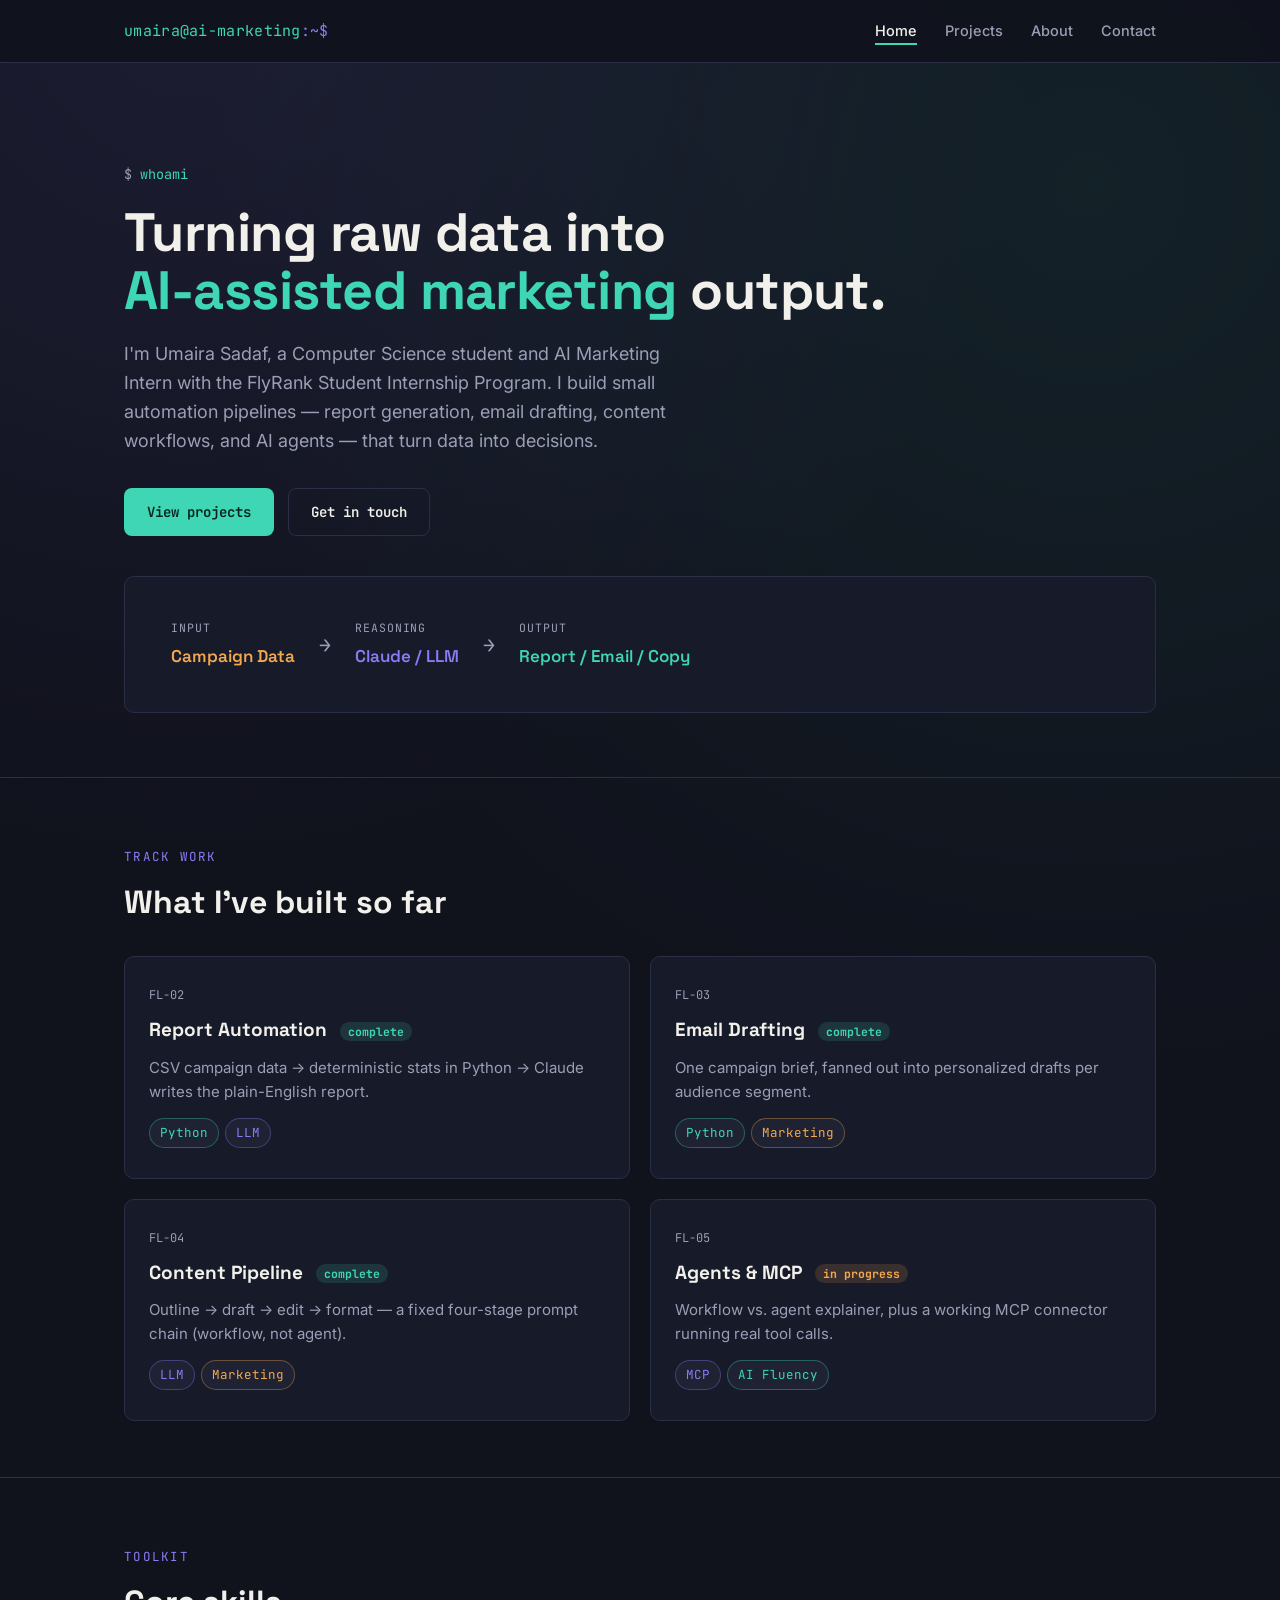
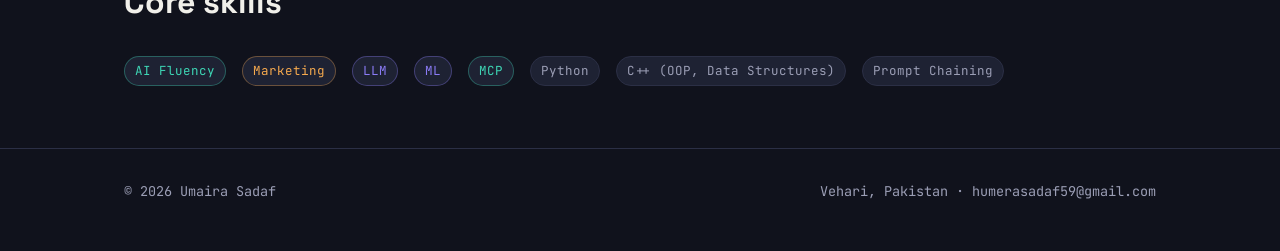
<file: index.html>
<!DOCTYPE html>
<html lang="en">
<head>
<meta charset="UTF-8">
<meta name="viewport" content="width=device-width, initial-scale=1.0">
<title>Umaira Sadaf — AI Marketing Intern</title>
<meta name="description" content="Portfolio of Umaira Sadaf, AI Marketing Intern — report automation, email drafting, content pipelines, and MCP agent work.">
<link rel="preconnect" href="https://fonts.googleapis.com">
<link href="https://fonts.googleapis.com/css2?family=Space+Grotesk:wght@500;600;700&family=Inter:wght@400;500;600&family=JetBrains+Mono:wght@400;500;600&display=swap" rel="stylesheet">
<link rel="stylesheet" href="style.css">
</head>
<body>

<header class="site-header">
  <div class="wrap">
    <a href="index.html" class="logo"><span class="prompt">umaira@ai-marketing</span><span class="blink">:~$</span></a>
    <button class="nav-toggle" aria-label="Toggle navigation" aria-expanded="false">menu</button>
    <nav class="main-nav">
      <ul>
        <li><a href="index.html" class="active">Home</a></li>
        <li><a href="projects.html">Projects</a></li>
        <li><a href="about.html">About</a></li>
        <li><a href="contact.html">Contact</a></li>
      </ul>
    </nav>
  </div>
</header>

<main>
  <section class="hero">
    <div class="wrap">
      <p class="eyebrow">whoami</p>
      <h1>Turning raw data into<br><span class="accent">AI-assisted marketing</span> output.</h1>
      <p class="lede">
        I'm Umaira Sadaf, a Computer Science student and AI Marketing Intern with the
        FlyRank Student Internship Program. I build small automation pipelines —
        report generation, email drafting, content workflows, and AI agents — that
        turn data into decisions.
      </p>
      <div class="hero-actions">
        <a href="projects.html" class="btn btn-primary">View projects</a>
        <a href="contact.html" class="btn btn-ghost">Get in touch</a>
      </div>

      <div class="pipeline" aria-label="How my pipelines work: data in, LLM reasoning, marketing output">
        <div class="pipeline-node data">
          <span class="label">Input</span>
          <span class="value">Campaign Data</span>
        </div>
        <span class="pipeline-arrow">→</span>
        <div class="pipeline-node llm">
          <span class="label">Reasoning</span>
          <span class="value">Claude / LLM</span>
        </div>
        <span class="pipeline-arrow">→</span>
        <div class="pipeline-node output">
          <span class="label">Output</span>
          <span class="value">Report / Email / Copy</span>
        </div>
      </div>
    </div>
  </section>

  <section>
    <div class="wrap">
      <p class="section-eyebrow">Track work</p>
      <h2>What I've built so far</h2>
      <div class="grid">
        <div class="card">
          <span class="code">FL-02</span>
          <h3>Report Automation <span class="status done">complete</span></h3>
          <p>CSV campaign data → deterministic stats in Python → Claude writes the plain-English report.</p>
          <span class="tag teal">Python</span><span class="tag violet">LLM</span>
        </div>
        <div class="card">
          <span class="code">FL-03</span>
          <h3>Email Drafting <span class="status done">complete</span></h3>
          <p>One campaign brief, fanned out into personalized drafts per audience segment.</p>
          <span class="tag teal">Python</span><span class="tag amber">Marketing</span>
        </div>
        <div class="card">
          <span class="code">FL-04</span>
          <h3>Content Pipeline <span class="status done">complete</span></h3>
          <p>Outline → draft → edit → format — a fixed four-stage prompt chain (workflow, not agent).</p>
          <span class="tag violet">LLM</span><span class="tag amber">Marketing</span>
        </div>
        <div class="card">
          <span class="code">FL-05</span>
          <h3>Agents &amp; MCP <span class="status progress">in progress</span></h3>
          <p>Workflow vs. agent explainer, plus a working MCP connector running real tool calls.</p>
          <span class="tag violet">MCP</span><span class="tag teal">AI Fluency</span>
        </div>
      </div>
    </div>
  </section>

  <section>
    <div class="wrap">
      <p class="section-eyebrow">Toolkit</p>
      <h2>Core skills</h2>
      <div class="skills-list">
        <span class="tag teal">AI Fluency</span>
        <span class="tag amber">Marketing</span>
        <span class="tag violet">LLM</span>
        <span class="tag violet">ML</span>
        <span class="tag teal">MCP</span>
        <span class="tag">Python</span>
        <span class="tag">C++ (OOP, Data Structures)</span>
        <span class="tag">Prompt Chaining</span>
      </div>
    </div>
  </section>
</main>

<footer>
  <div class="wrap">
    <span>© 2026 Umaira Sadaf</span>
    <span>Vehari, Pakistan · humerasadaf59@gmail.com</span>
  </div>
</footer>

<script>
  const toggle = document.querySelector('.nav-toggle');
  const nav = document.querySelector('.main-nav');
  toggle.addEventListener('click', () => {
    const open = nav.classList.toggle('open');
    toggle.setAttribute('aria-expanded', open);
  });
</script>
</body>
</html>
</file>
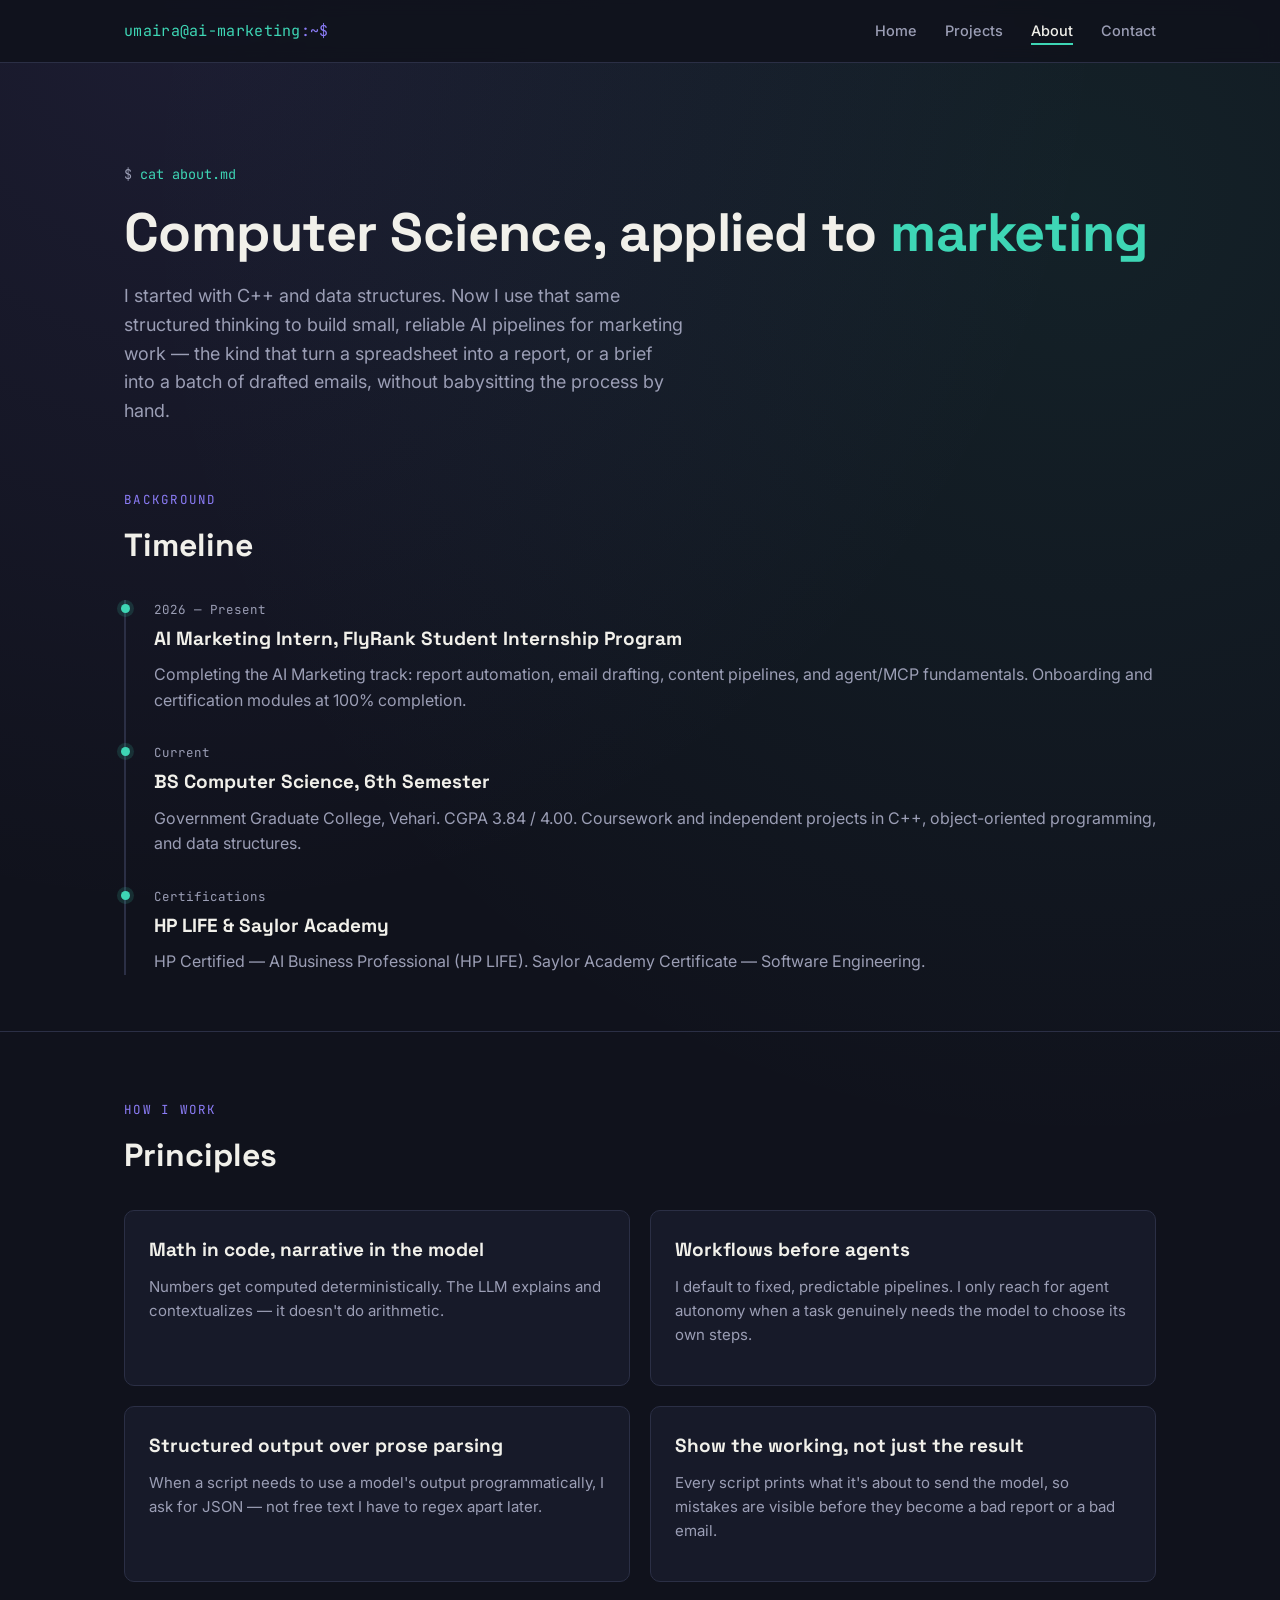
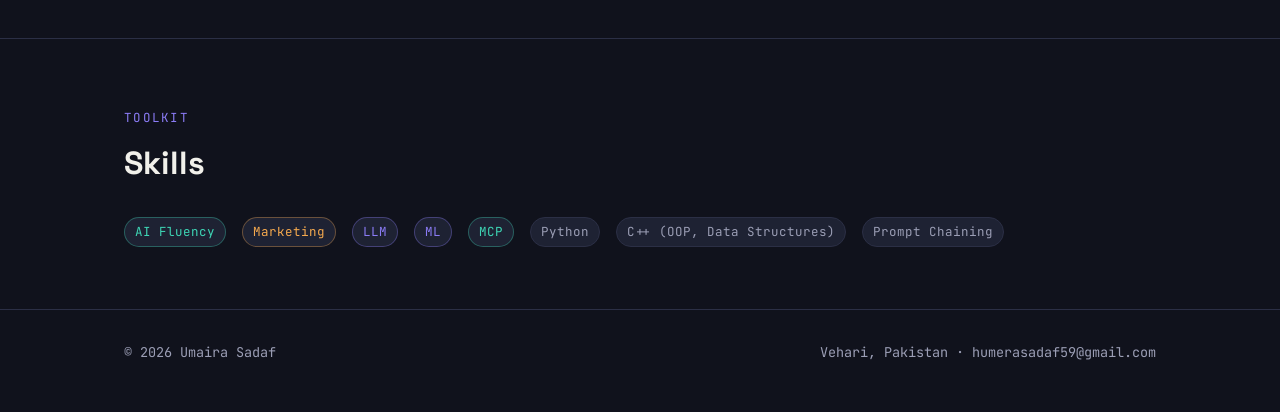
<file: about.html>
<!DOCTYPE html>
<html lang="en">
<head>
<meta charset="UTF-8">
<meta name="viewport" content="width=device-width, initial-scale=1.0">
<title>About — Umaira Sadaf</title>
<link rel="preconnect" href="https://fonts.googleapis.com">
<link href="https://fonts.googleapis.com/css2?family=Space+Grotesk:wght@500;600;700&family=Inter:wght@400;500;600&family=JetBrains+Mono:wght@400;500;600&display=swap" rel="stylesheet">
<link rel="stylesheet" href="style.css">
</head>
<body>

<header class="site-header">
  <div class="wrap">
    <a href="index.html" class="logo"><span class="prompt">umaira@ai-marketing</span><span class="blink">:~$</span></a>
    <button class="nav-toggle" aria-label="Toggle navigation" aria-expanded="false">menu</button>
    <nav class="main-nav">
      <ul>
        <li><a href="index.html">Home</a></li>
        <li><a href="projects.html">Projects</a></li>
        <li><a href="about.html" class="active">About</a></li>
        <li><a href="contact.html">Contact</a></li>
      </ul>
    </nav>
  </div>
</header>

<main>
  <section class="hero" style="padding-bottom: 20px;">
    <div class="wrap">
      <p class="eyebrow">cat about.md</p>
      <h1>Computer Science, applied to <span class="accent">marketing</span></h1>
      <p class="lede">
        I started with C++ and data structures. Now I use that same structured
        thinking to build small, reliable AI pipelines for marketing work —
        the kind that turn a spreadsheet into a report, or a brief into a
        batch of drafted emails, without babysitting the process by hand.
      </p>
    </div>
  </section>

  <section style="border-top: none; padding-top: 0;">
    <div class="wrap">
      <p class="section-eyebrow">Background</p>
      <h2>Timeline</h2>
      <div class="timeline">
        <div class="timeline-item">
          <span class="timeline-date">2026 — Present</span>
          <h3>AI Marketing Intern, FlyRank Student Internship Program</h3>
          <p style="color: var(--text-muted); margin: 0;">
            Completing the AI Marketing track: report automation, email drafting,
            content pipelines, and agent/MCP fundamentals. Onboarding and
            certification modules at 100% completion.
          </p>
        </div>
        <div class="timeline-item">
          <span class="timeline-date">Current</span>
          <h3>BS Computer Science, 6th Semester</h3>
          <p style="color: var(--text-muted); margin: 0;">
            Government Graduate College, Vehari. CGPA 3.84 / 4.00. Coursework
            and independent projects in C++, object-oriented programming, and
            data structures.
          </p>
        </div>
        <div class="timeline-item">
          <span class="timeline-date">Certifications</span>
          <h3>HP LIFE &amp; Saylor Academy</h3>
          <p style="color: var(--text-muted); margin: 0;">
            HP Certified — AI Business Professional (HP LIFE). Saylor Academy
            Certificate — Software Engineering.
          </p>
        </div>
      </div>
    </div>
  </section>

  <section>
    <div class="wrap">
      <p class="section-eyebrow">How I work</p>
      <h2>Principles</h2>
      <div class="grid">
        <div class="card">
          <h3>Math in code, narrative in the model</h3>
          <p>Numbers get computed deterministically. The LLM explains and contextualizes — it doesn't do arithmetic.</p>
        </div>
        <div class="card">
          <h3>Workflows before agents</h3>
          <p>I default to fixed, predictable pipelines. I only reach for agent autonomy when a task genuinely needs the model to choose its own steps.</p>
        </div>
        <div class="card">
          <h3>Structured output over prose parsing</h3>
          <p>When a script needs to use a model's output programmatically, I ask for JSON — not free text I have to regex apart later.</p>
        </div>
        <div class="card">
          <h3>Show the working, not just the result</h3>
          <p>Every script prints what it's about to send the model, so mistakes are visible before they become a bad report or a bad email.</p>
        </div>
      </div>
    </div>
  </section>

  <section>
    <div class="wrap">
      <p class="section-eyebrow">Toolkit</p>
      <h2>Skills</h2>
      <div class="skills-list">
        <span class="tag teal">AI Fluency</span>
        <span class="tag amber">Marketing</span>
        <span class="tag violet">LLM</span>
        <span class="tag violet">ML</span>
        <span class="tag teal">MCP</span>
        <span class="tag">Python</span>
        <span class="tag">C++ (OOP, Data Structures)</span>
        <span class="tag">Prompt Chaining</span>
      </div>
    </div>
  </section>
</main>

<footer>
  <div class="wrap">
    <span>© 2026 Umaira Sadaf</span>
    <span>Vehari, Pakistan · humerasadaf59@gmail.com</span>
  </div>
</footer>

<script>
  const toggle = document.querySelector('.nav-toggle');
  const nav = document.querySelector('.main-nav');
  toggle.addEventListener('click', () => {
    const open = nav.classList.toggle('open');
    toggle.setAttribute('aria-expanded', open);
  });
</script>
</body>
</html>
</file>
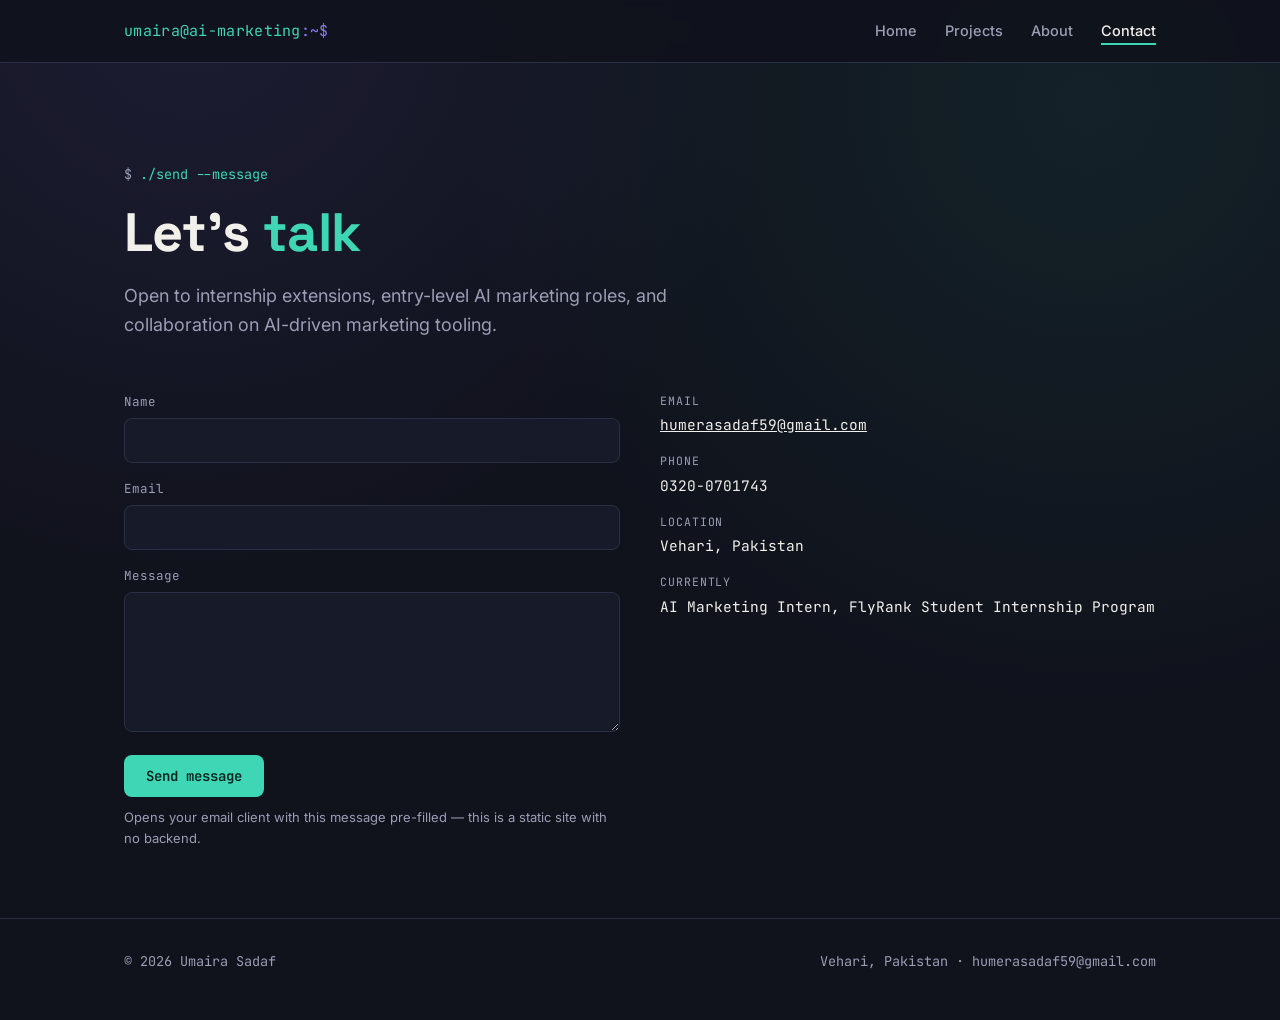
<file: contact.html>
<!DOCTYPE html>
<html lang="en">
<head>
<meta charset="UTF-8">
<meta name="viewport" content="width=device-width, initial-scale=1.0">
<title>Contact — Umaira Sadaf</title>
<link rel="preconnect" href="https://fonts.googleapis.com">
<link href="https://fonts.googleapis.com/css2?family=Space+Grotesk:wght@500;600;700&family=Inter:wght@400;500;600&family=JetBrains+Mono:wght@400;500;600&display=swap" rel="stylesheet">
<link rel="stylesheet" href="style.css">
</head>
<body>

<header class="site-header">
  <div class="wrap">
    <a href="index.html" class="logo"><span class="prompt">umaira@ai-marketing</span><span class="blink">:~$</span></a>
    <button class="nav-toggle" aria-label="Toggle navigation" aria-expanded="false">menu</button>
    <nav class="main-nav">
      <ul>
        <li><a href="index.html">Home</a></li>
        <li><a href="projects.html">Projects</a></li>
        <li><a href="about.html">About</a></li>
        <li><a href="contact.html" class="active">Contact</a></li>
      </ul>
    </nav>
  </div>
</header>

<main>
  <section class="hero" style="padding-bottom: 20px;">
    <div class="wrap">
      <p class="eyebrow">./send --message</p>
      <h1>Let's <span class="accent">talk</span></h1>
      <p class="lede">Open to internship extensions, entry-level AI marketing roles, and collaboration on AI-driven marketing tooling.</p>
    </div>
  </section>

  <section style="border-top: none; padding-top: 0;">
    <div class="wrap contact-grid">

      <form class="contact-form" action="mailto:humerasadaf59@gmail.com" method="post" enctype="text/plain">
        <div class="field">
          <label for="name">Name</label>
          <input type="text" id="name" name="name" required>
        </div>
        <div class="field">
          <label for="email">Email</label>
          <input type="email" id="email" name="email" required>
        </div>
        <div class="field">
          <label for="message">Message</label>
          <textarea id="message" name="message" rows="6" required></textarea>
        </div>
        <button type="submit" class="btn btn-primary" style="width: fit-content; border: none; cursor: pointer;">Send message</button>
        <p style="color: var(--text-muted); font-size: 13px; margin-top: -6px;">
          Opens your email client with this message pre-filled — this is a static site with no backend.
        </p>
      </form>

      <ul class="contact-list">
        <li>
          <span class="label">Email</span>
          <a href="mailto:humerasadaf59@gmail.com">humerasadaf59@gmail.com</a>
        </li>
        <li>
          <span class="label">Phone</span>
          0320-0701743
        </li>
        <li>
          <span class="label">Location</span>
          Vehari, Pakistan
        </li>
        <li>
          <span class="label">Currently</span>
          AI Marketing Intern, FlyRank Student Internship Program
        </li>
      </ul>

    </div>
  </section>
</main>

<footer>
  <div class="wrap">
    <span>© 2026 Umaira Sadaf</span>
    <span>Vehari, Pakistan · humerasadaf59@gmail.com</span>
  </div>
</footer>

<script>
  const toggle = document.querySelector('.nav-toggle');
  const nav = document.querySelector('.main-nav');
  toggle.addEventListener('click', () => {
    const open = nav.classList.toggle('open');
    toggle.setAttribute('aria-expanded', open);
  });
</script>
</body>
</html>
</file>
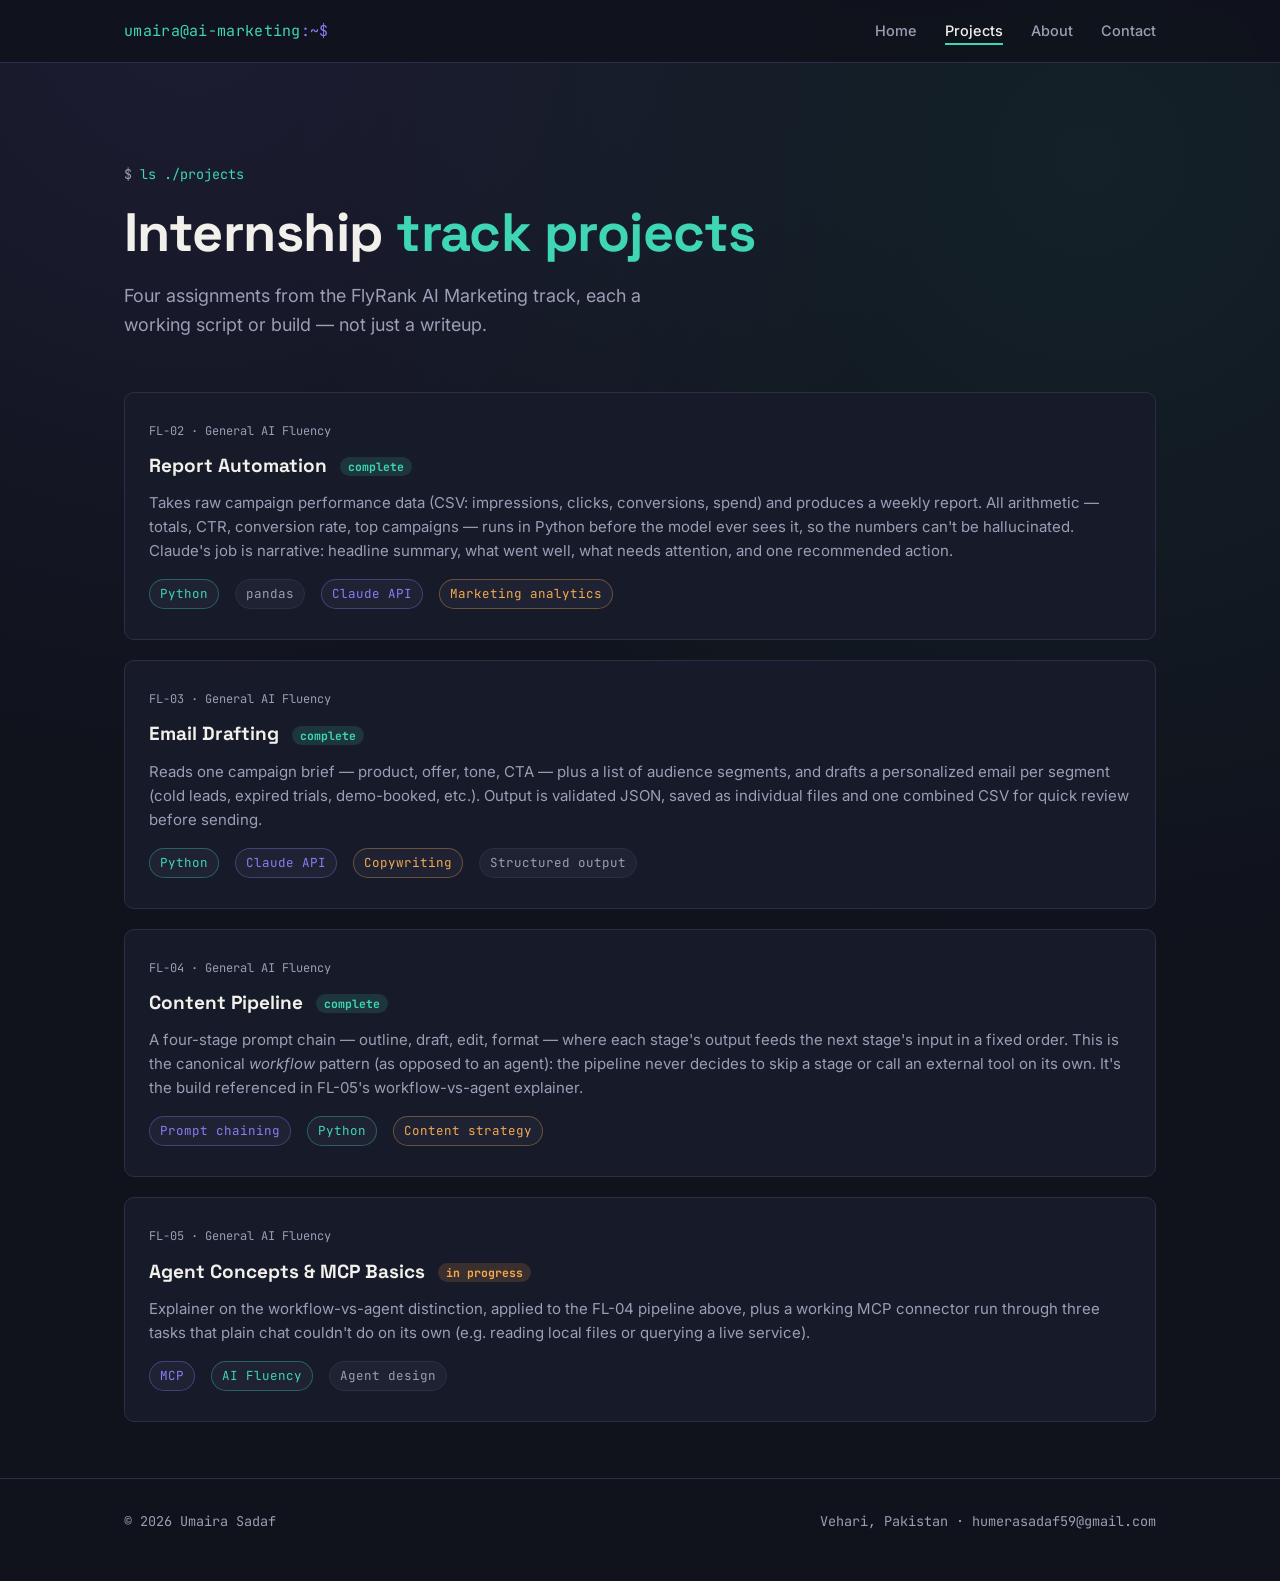
<file: projects.html>
<!DOCTYPE html>
<html lang="en">
<head>
<meta charset="UTF-8">
<meta name="viewport" content="width=device-width, initial-scale=1.0">
<title>Projects — Umaira Sadaf</title>
<link rel="preconnect" href="https://fonts.googleapis.com">
<link href="https://fonts.googleapis.com/css2?family=Space+Grotesk:wght@500;600;700&family=Inter:wght@400;500;600&family=JetBrains+Mono:wght@400;500;600&display=swap" rel="stylesheet">
<link rel="stylesheet" href="style.css">
</head>
<body>

<header class="site-header">
  <div class="wrap">
    <a href="index.html" class="logo"><span class="prompt">umaira@ai-marketing</span><span class="blink">:~$</span></a>
    <button class="nav-toggle" aria-label="Toggle navigation" aria-expanded="false">menu</button>
    <nav class="main-nav">
      <ul>
        <li><a href="index.html">Home</a></li>
        <li><a href="projects.html" class="active">Projects</a></li>
        <li><a href="about.html">About</a></li>
        <li><a href="contact.html">Contact</a></li>
      </ul>
    </nav>
  </div>
</header>

<main>
  <section class="hero" style="padding-bottom: 20px;">
    <div class="wrap">
      <p class="eyebrow">ls ./projects</p>
      <h1>Internship <span class="accent">track projects</span></h1>
      <p class="lede">Four assignments from the FlyRank AI Marketing track, each a working script or build — not just a writeup.</p>
    </div>
  </section>

  <section style="border-top: none; padding-top: 0;">
    <div class="wrap">

      <div class="card" style="margin-bottom: 20px;">
        <span class="code">FL-02 · General AI Fluency</span>
        <h3>Report Automation <span class="status done">complete</span></h3>
        <p>
          Takes raw campaign performance data (CSV: impressions, clicks, conversions, spend)
          and produces a weekly report. All arithmetic — totals, CTR, conversion rate, top
          campaigns — runs in Python before the model ever sees it, so the numbers can't be
          hallucinated. Claude's job is narrative: headline summary, what went well, what
          needs attention, and one recommended action.
        </p>
        <div class="skills-list">
          <span class="tag teal">Python</span>
          <span class="tag">pandas</span>
          <span class="tag violet">Claude API</span>
          <span class="tag amber">Marketing analytics</span>
        </div>
      </div>

      <div class="card" style="margin-bottom: 20px;">
        <span class="code">FL-03 · General AI Fluency</span>
        <h3>Email Drafting <span class="status done">complete</span></h3>
        <p>
          Reads one campaign brief — product, offer, tone, CTA — plus a list of audience
          segments, and drafts a personalized email per segment (cold leads, expired trials,
          demo-booked, etc.). Output is validated JSON, saved as individual files and one
          combined CSV for quick review before sending.
        </p>
        <div class="skills-list">
          <span class="tag teal">Python</span>
          <span class="tag violet">Claude API</span>
          <span class="tag amber">Copywriting</span>
          <span class="tag">Structured output</span>
        </div>
      </div>

      <div class="card" style="margin-bottom: 20px;">
        <span class="code">FL-04 · General AI Fluency</span>
        <h3>Content Pipeline <span class="status done">complete</span></h3>
        <p>
          A four-stage prompt chain — outline, draft, edit, format — where each stage's
          output feeds the next stage's input in a fixed order. This is the canonical
          <em>workflow</em> pattern (as opposed to an agent): the pipeline never decides to
          skip a stage or call an external tool on its own. It's the build referenced in
          FL-05's workflow-vs-agent explainer.
        </p>
        <div class="skills-list">
          <span class="tag violet">Prompt chaining</span>
          <span class="tag teal">Python</span>
          <span class="tag amber">Content strategy</span>
        </div>
      </div>

      <div class="card">
        <span class="code">FL-05 · General AI Fluency</span>
        <h3>Agent Concepts &amp; MCP Basics <span class="status progress">in progress</span></h3>
        <p>
          Explainer on the workflow-vs-agent distinction, applied to the FL-04 pipeline
          above, plus a working MCP connector run through three tasks that plain chat
          couldn't do on its own (e.g. reading local files or querying a live service).
        </p>
        <div class="skills-list">
          <span class="tag violet">MCP</span>
          <span class="tag teal">AI Fluency</span>
          <span class="tag">Agent design</span>
        </div>
      </div>

    </div>
  </section>
</main>

<footer>
  <div class="wrap">
    <span>© 2026 Umaira Sadaf</span>
    <span>Vehari, Pakistan · humerasadaf59@gmail.com</span>
  </div>
</footer>

<script>
  const toggle = document.querySelector('.nav-toggle');
  const nav = document.querySelector('.main-nav');
  toggle.addEventListener('click', () => {
    const open = nav.classList.toggle('open');
    toggle.setAttribute('aria-expanded', open);
  });
</script>
</body>
</html>
</file>
<file: style.css>
/* =========================================================
   Umaira Sadaf — AI Marketing Portfolio
   Design tokens: ink background, teal/violet/amber signal accents,
   Space Grotesk display + Inter body + JetBrains Mono for data/labels.
   Signature element: the "Data → LLM → Output" pipeline motif.
   ========================================================= */

:root {
  --ink: #10121c;
  --surface: #171a29;
  --surface-2: #1e2233;
  --border: #2b2f45;

  --text: #f1f0ea;
  --text-muted: #9b9eb5;

  --teal: #3ed6b5;
  --violet: #8b7cf6;
  --amber: #f5a94e;

  --font-display: "Space Grotesk", "Segoe UI", sans-serif;
  --font-body: "Inter", "Segoe UI", sans-serif;
  --font-mono: "JetBrains Mono", "Courier New", monospace;

  --radius: 10px;
  --max-width: 1080px;
}

* {
  box-sizing: border-box;
}

html {
  scroll-behavior: smooth;
}

@media (prefers-reduced-motion: reduce) {
  html {
    scroll-behavior: auto;
  }
  * {
    animation-duration: 0.001ms !important;
    transition-duration: 0.001ms !important;
  }
}

body {
  margin: 0;
  background: var(--ink);
  background-image:
    radial-gradient(circle at 15% 0%, rgba(139, 124, 246, 0.10), transparent 40%),
    radial-gradient(circle at 85% 10%, rgba(62, 214, 181, 0.08), transparent 45%);
  color: var(--text);
  font-family: var(--font-body);
  line-height: 1.6;
  -webkit-font-smoothing: antialiased;
}

a {
  color: inherit;
}

img {
  max-width: 100%;
  display: block;
}

.wrap {
  max-width: var(--max-width);
  margin: 0 auto;
  padding: 0 24px;
}

/* ---------- Header / nav ---------- */

.site-header {
  border-bottom: 1px solid var(--border);
  position: sticky;
  top: 0;
  background: rgba(16, 18, 28, 0.9);
  backdrop-filter: blur(8px);
  z-index: 50;
}

.site-header .wrap {
  display: flex;
  align-items: center;
  justify-content: space-between;
  padding-top: 18px;
  padding-bottom: 18px;
}

.logo {
  font-family: var(--font-mono);
  font-size: 15px;
  text-decoration: none;
  color: var(--text);
  letter-spacing: 0.02em;
}

.logo .prompt {
  color: var(--teal);
}

.logo .blink {
  color: var(--violet);
}

nav.main-nav ul {
  list-style: none;
  display: flex;
  gap: 28px;
  margin: 0;
  padding: 0;
}

nav.main-nav a {
  text-decoration: none;
  color: var(--text-muted);
  font-size: 14.5px;
  font-weight: 500;
  padding-bottom: 4px;
  border-bottom: 2px solid transparent;
  transition: color 0.15s ease, border-color 0.15s ease;
}

nav.main-nav a:hover,
nav.main-nav a:focus-visible,
nav.main-nav a.active {
  color: var(--text);
  border-color: var(--teal);
}

.nav-toggle {
  display: none;
  background: none;
  border: 1px solid var(--border);
  border-radius: 6px;
  color: var(--text);
  font-family: var(--font-mono);
  font-size: 13px;
  padding: 6px 10px;
  cursor: pointer;
}

/* ---------- Buttons / tags ---------- */

.btn {
  display: inline-block;
  font-family: var(--font-mono);
  font-size: 14px;
  padding: 12px 22px;
  border-radius: 8px;
  text-decoration: none;
  font-weight: 600;
  border: 1px solid transparent;
  transition: transform 0.15s ease, opacity 0.15s ease;
}

.btn:hover {
  transform: translateY(-1px);
}

.btn-primary {
  background: var(--teal);
  color: #06231d;
}

.btn-ghost {
  border-color: var(--border);
  color: var(--text);
}

.btn-ghost:hover {
  border-color: var(--teal);
}

.tag {
  display: inline-block;
  font-family: var(--font-mono);
  font-size: 12.5px;
  padding: 4px 10px;
  border-radius: 999px;
  background: var(--surface-2);
  border: 1px solid var(--border);
  color: var(--text-muted);
  margin: 0 6px 6px 0;
}

.tag.teal { color: var(--teal); border-color: rgba(62,214,181,0.35); }
.tag.violet { color: var(--violet); border-color: rgba(139,124,246,0.35); }
.tag.amber { color: var(--amber); border-color: rgba(245,169,78,0.35); }

/* ---------- Hero ---------- */

.hero {
  padding: 88px 0 64px;
}

.eyebrow {
  font-family: var(--font-mono);
  font-size: 13.5px;
  color: var(--teal);
  margin-bottom: 18px;
}

.eyebrow::before {
  content: "$ ";
  color: var(--text-muted);
}

h1 {
  font-family: var(--font-display);
  font-size: clamp(34px, 5vw, 54px);
  line-height: 1.08;
  margin: 0 0 20px;
  letter-spacing: -0.01em;
}

h1 .accent {
  color: var(--teal);
}

.lede {
  font-size: 18px;
  color: var(--text-muted);
  max-width: 560px;
  margin: 0 0 32px;
}

.hero-actions {
  display: flex;
  gap: 14px;
  flex-wrap: wrap;
  margin-bottom: 40px;
}

/* ---------- Pipeline signature element ---------- */

.pipeline {
  display: flex;
  align-items: center;
  gap: 0;
  flex-wrap: wrap;
  padding: 28px;
  background: var(--surface);
  border: 1px solid var(--border);
  border-radius: var(--radius);
}

.pipeline-node {
  display: flex;
  flex-direction: column;
  gap: 6px;
  padding: 14px 18px;
  min-width: 130px;
}

.pipeline-node .label {
  font-family: var(--font-mono);
  font-size: 11.5px;
  text-transform: uppercase;
  letter-spacing: 0.08em;
  color: var(--text-muted);
}

.pipeline-node .value {
  font-family: var(--font-display);
  font-size: 17px;
  font-weight: 600;
}

.pipeline-node.data .value { color: var(--amber); }
.pipeline-node.llm .value { color: var(--violet); }
.pipeline-node.output .value { color: var(--teal); }

.pipeline-arrow {
  color: var(--text-muted);
  font-family: var(--font-mono);
  font-size: 20px;
  padding: 0 6px;
}

/* ---------- Sections ---------- */

section {
  padding: 56px 0;
}

section + section {
  border-top: 1px solid var(--border);
}

.section-eyebrow {
  font-family: var(--font-mono);
  font-size: 12.5px;
  color: var(--violet);
  text-transform: uppercase;
  letter-spacing: 0.1em;
  margin-bottom: 10px;
}

h2 {
  font-family: var(--font-display);
  font-size: clamp(24px, 3.4vw, 32px);
  margin: 0 0 28px;
}

h3 {
  font-family: var(--font-display);
  font-size: 19px;
  margin: 0 0 8px;
}

.grid {
  display: grid;
  grid-template-columns: repeat(2, 1fr);
  gap: 20px;
}

.card {
  background: var(--surface);
  border: 1px solid var(--border);
  border-radius: var(--radius);
  padding: 24px;
}

.card .code {
  display: inline-block;
  font-family: var(--font-mono);
  font-size: 12px;
  color: var(--text-muted);
  margin-bottom: 10px;
}

.card p {
  color: var(--text-muted);
  font-size: 15px;
  margin: 10px 0 14px;
}

.status {
  font-family: var(--font-mono);
  font-size: 11.5px;
  padding: 2px 8px;
  border-radius: 999px;
  margin-left: 8px;
  vertical-align: middle;
}

.status.done { background: rgba(62,214,181,0.15); color: var(--teal); }
.status.progress { background: rgba(245,169,78,0.15); color: var(--amber); }

/* ---------- Skills list ---------- */

.skills-list {
  display: flex;
  flex-wrap: wrap;
  gap: 10px;
  margin-top: 16px;
}

/* ---------- Timeline (about page) ---------- */

.timeline {
  border-left: 2px solid var(--border);
  padding-left: 28px;
  display: flex;
  flex-direction: column;
  gap: 30px;
}

.timeline-item {
  position: relative;
}

.timeline-item::before {
  content: "";
  position: absolute;
  left: -33.5px;
  top: 4px;
  width: 9px;
  height: 9px;
  border-radius: 50%;
  background: var(--teal);
  box-shadow: 0 0 0 4px rgba(62,214,181,0.15);
}

.timeline-date {
  font-family: var(--font-mono);
  font-size: 12.5px;
  color: var(--text-muted);
  display: block;
  margin-bottom: 4px;
}

/* ---------- Contact ---------- */

.contact-grid {
  display: grid;
  grid-template-columns: 1fr 1fr;
  gap: 40px;
  align-items: start;
}

.contact-form {
  display: flex;
  flex-direction: column;
  gap: 16px;
}

.field label {
  display: block;
  font-family: var(--font-mono);
  font-size: 12.5px;
  color: var(--text-muted);
  margin-bottom: 6px;
}

.field input,
.field textarea {
  width: 100%;
  background: var(--surface);
  border: 1px solid var(--border);
  border-radius: 8px;
  padding: 12px 14px;
  color: var(--text);
  font-family: var(--font-body);
  font-size: 15px;
}

.field input:focus,
.field textarea:focus {
  outline: 2px solid var(--teal);
  outline-offset: 1px;
  border-color: var(--teal);
}

.contact-list {
  list-style: none;
  padding: 0;
  margin: 0;
  display: flex;
  flex-direction: column;
  gap: 16px;
}

.contact-list li {
  font-family: var(--font-mono);
  font-size: 14.5px;
}

.contact-list .label {
  display: block;
  color: var(--text-muted);
  font-size: 11.5px;
  text-transform: uppercase;
  letter-spacing: 0.08em;
  margin-bottom: 3px;
}

/* ---------- Footer ---------- */

footer {
  border-top: 1px solid var(--border);
  padding: 32px 0 48px;
  color: var(--text-muted);
  font-size: 13.5px;
  font-family: var(--font-mono);
}

footer .wrap {
  display: flex;
  justify-content: space-between;
  flex-wrap: wrap;
  gap: 10px;
}

/* ---------- Responsive ---------- */

@media (max-width: 760px) {
  nav.main-nav {
    display: none;
    width: 100%;
  }

  nav.main-nav.open {
    display: block;
  }

  nav.main-nav ul {
    flex-direction: column;
    gap: 4px;
    padding: 16px 0;
  }

  .site-header .wrap {
    flex-wrap: wrap;
  }

  .nav-toggle {
    display: block;
  }

  .grid,
  .contact-grid {
    grid-template-columns: 1fr;
  }

  .pipeline {
    flex-direction: column;
    align-items: stretch;
  }

  .pipeline-arrow {
    transform: rotate(90deg);
    align-self: center;
  }
}
</file>
